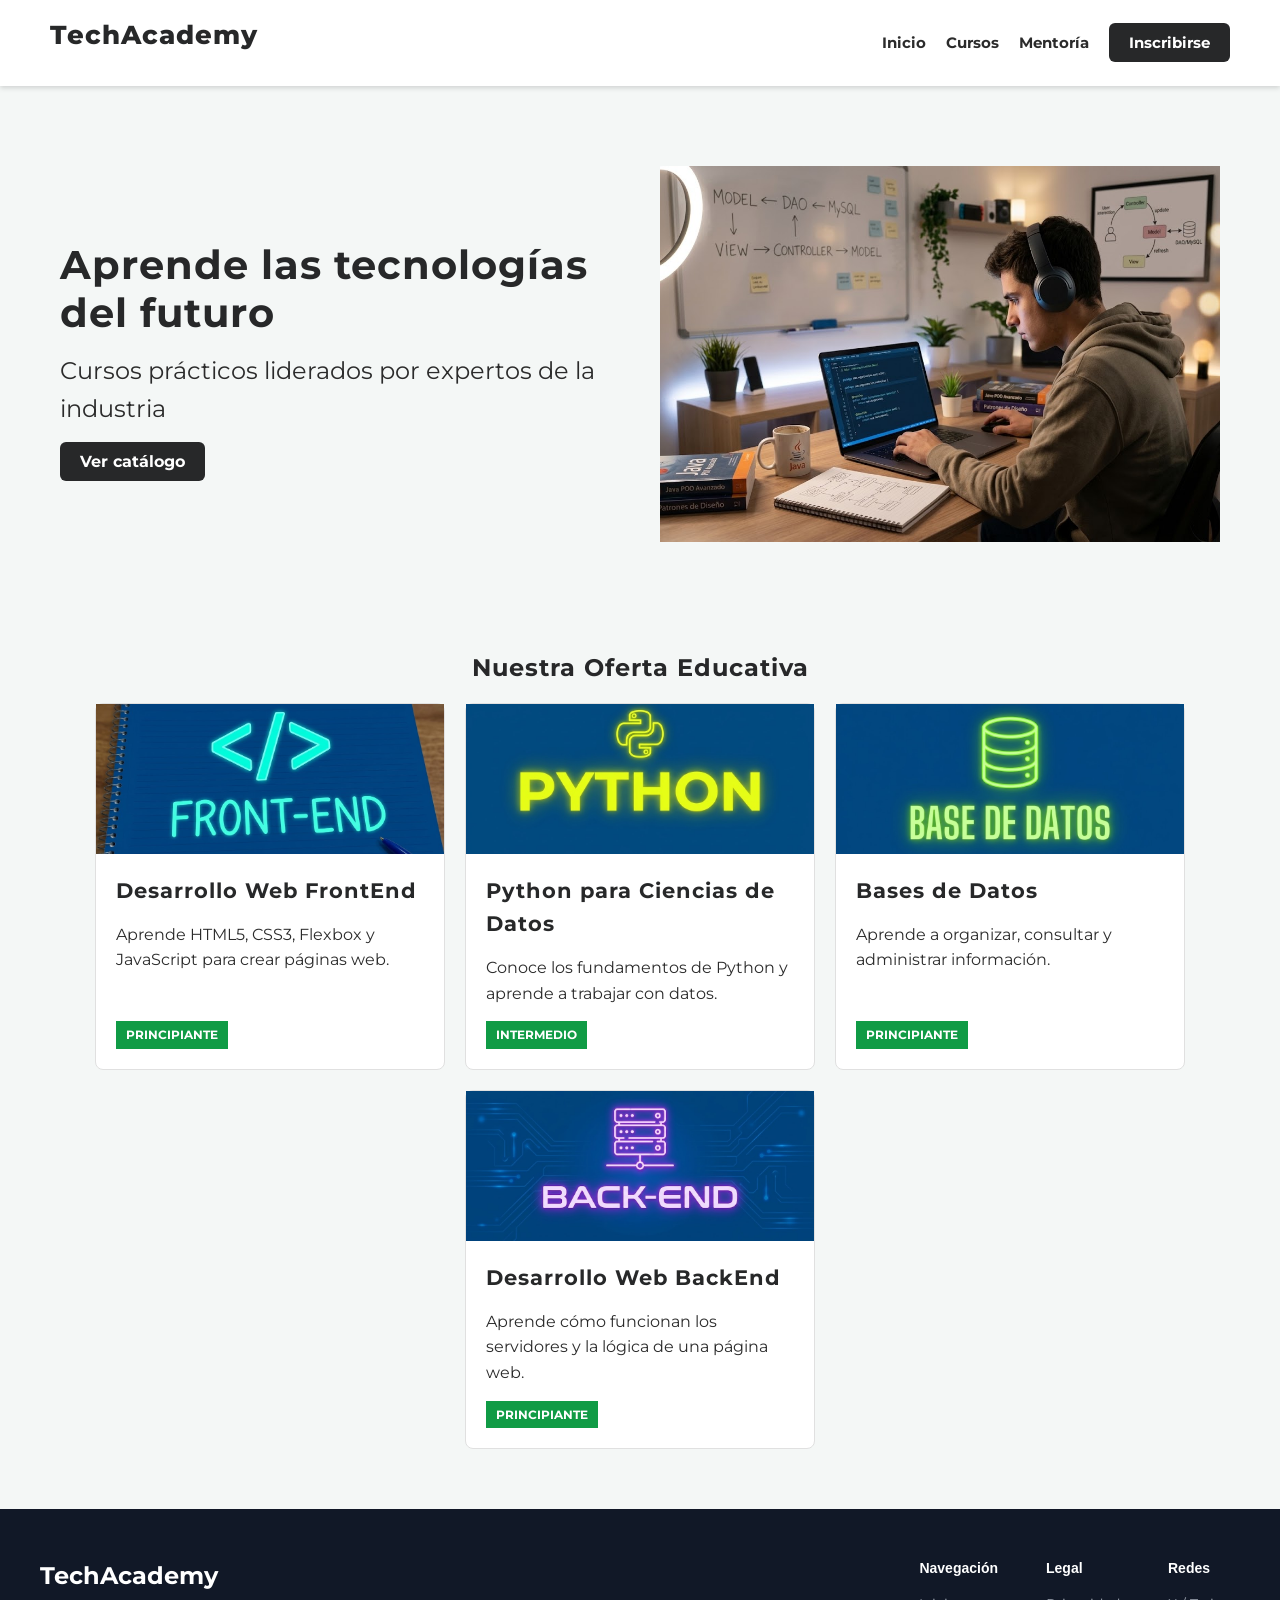
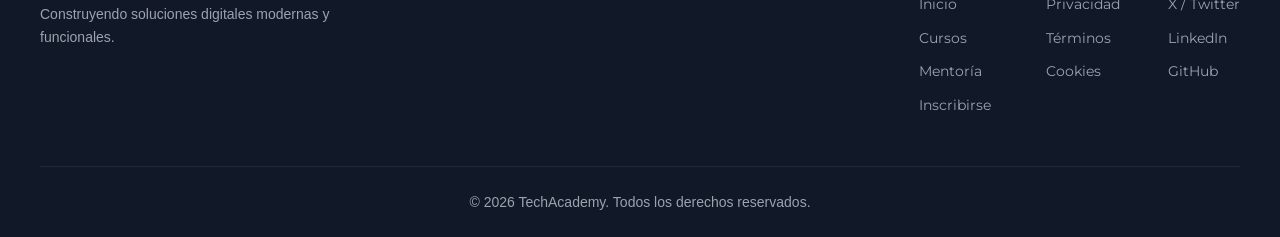
<file: index.html>
<!DOCTYPE html>
<html lang="es">
<head>
    <meta charset="UTF-8">
    <meta name="viewport" content="width=device-width, initial-scale=1.0">

    <link rel="stylesheet" href="./CSS/myStyle.css">

    <title>TechAcademy</title>

    <!-- Tipografia de Google -->
     <link rel="stylesheet" href="./fonts/fonts.css">
    <link rel="preconnect" href="https://fonts.googleapis.com">
    <link rel="preconnect" href="https://fonts.gstatic.com" crossorigin>
    <link href="https://fonts.googleapis.com/css2?family=Montserrat:ital,wght@0,100..900;1,100..900&display=swap" rel="stylesheet">

</head>
<body>

    <header>

        <div id="logo">
            <h1>TechAcademy</h1>
        </div>

        <nav class="navPrincipal">
            <ul>
                <li><a href="index.html">Inicio</a></li>
                <li><a href="cursos.html">Cursos</a></li>
                <li><a href="mentoria.html">Mentoría</a></li>
                <li><a href="inscripcion.html" id="btn_destacado">Inscribirse</a></li>
            </ul>
        </nav>

    </header>

    <!-- CONTENIDO PRINCIPAL -->

    <main class="contenido_principal">

        <section class="tec">

            <section class="tec_contenido">
                <h2>Aprende las tecnologías del futuro</h2>

                <p>Cursos prácticos liderados por expertos de la industria</p>

                <a href="cursos.html" id="btn_catalogo">Ver catálogo</a>
            </section>

            <section class="img">
                <img src="images/img1.jpg" alt="Tecnología y aprendizaje">
            </section>

        </section>

        <section id="catalogo">

            <h2>Nuestra Oferta Educativa</h2>

            <div class="grid_grautitos">

                <article class="tarjeta_curso">
                    <img src="images/img2.jpg" alt="Desarrollo Web FrontEnd">

                    <div class="info_curso">
                        <h3>Desarrollo Web FrontEnd</h3>
                        <p>Aprende HTML5, CSS3, Flexbox y JavaScript para crear páginas web.</p>
                        <span class="nivel">Principiante</span>
                    </div>
                </article>

                <article class="tarjeta_curso">
                    <img src="images/img3.jpg" alt="Python para Ciencias de Datos">

                    <div class="info_curso">
                        <h3>Python para Ciencias de Datos</h3>
                        <p>Conoce los fundamentos de Python y aprende a trabajar con datos.</p>
                        <span class="nivel">Intermedio</span>
                    </div>
                </article>

                <article class="tarjeta_curso">
                    <img src="images/img4.jpg" alt="Bases de datos">

                    <div class="info_curso">
                        <h3>Bases de Datos</h3>
                        <p>Aprende a organizar, consultar y administrar información.</p>
                        <span class="nivel">Principiante</span>
                    </div>
                </article>

                <article class="tarjeta_curso">
                    <img src="images/img5.jpg" alt="Desarrollo Web BackEnd">

                    <div class="info_curso">
                        <h3>Desarrollo Web BackEnd</h3>
                        <p>Aprende cómo funcionan los servidores y la lógica de una página web.</p>
                        <span class="nivel">Principiante</span>
                    </div>
                </article>

            </div>

        </section>

    </main>

    <!-- PIE DE PAGINA -->

    <footer class="footer">

        <div class="footer-container">

            <div class="footer-brand">
                <a href="index.html" class="footer-logo">TechAcademy</a>
                <p>Construyendo soluciones digitales modernas y funcionales.</p>
            </div>

            <div class="footer-links">

                <div class="footer-col">
                    <h4>Navegación</h4>
                    <ul>
                        <li><a href="index.html">Inicio</a></li>
                        <li><a href="cursos.html">Cursos</a></li>
                        <li><a href="mentoria.html">Mentoría</a></li>
                        <li><a href="inscripcion.html">Inscribirse</a></li>
                    </ul>
                </div>

                <div class="footer-col">
                    <h4>Legal</h4>
                    <ul>
                        <li><a href="#">Privacidad</a></li>
                        <li><a href="#">Términos</a></li>
                        <li><a href="#">Cookies</a></li>
                    </ul>
                </div>

                <div class="footer-col">
                    <h4>Redes</h4>
                    <ul>
                        <li><a href="#">X / Twitter</a></li>
                        <li><a href="#">LinkedIn</a></li>
                        <li><a href="#">GitHub</a></li>
                    </ul>
                </div>

            </div>

        </div>

        <div class="footer-bottom">
            <p>&copy; 2026 TechAcademy. Todos los derechos reservados.</p>
        </div>

    </footer>

</body>
</html>
</file>
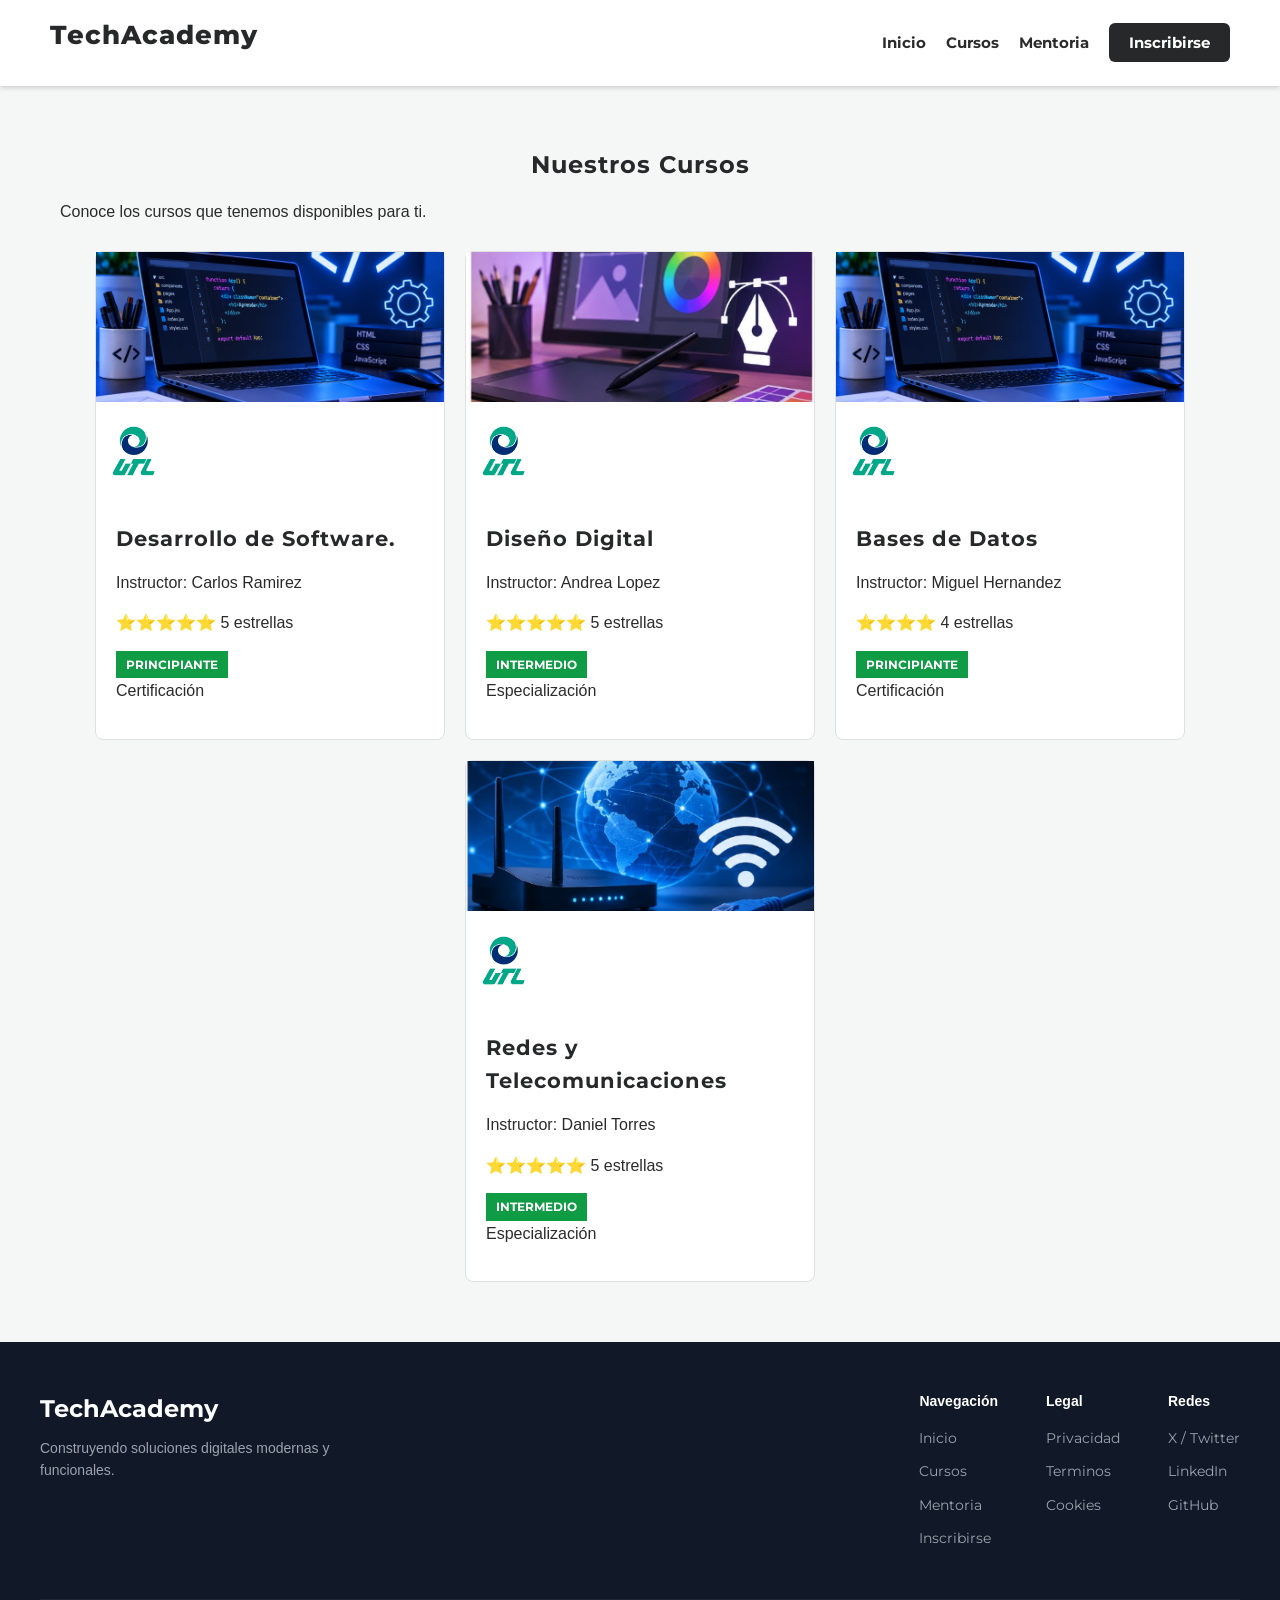
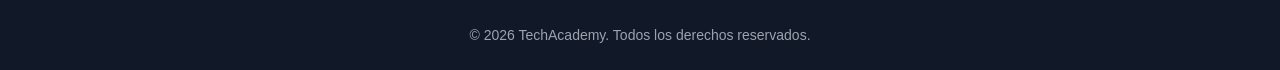
<file: cursos.html>
<!DOCTYPE html>
<html lang="es">
<head>
    <meta charset="UTF-8">
    <meta name="viewport" content="width=device-width, initial-scale=1.0">
    <link rel="stylesheet" href="./CSS/myStyle.css">

    <title>Cursos</title>

    <link rel="preconnect" href="https://fonts.googleapis.com">
    <link rel="preconnect" href="https://fonts.gstatic.com" crossorigin>
    <link href="https://fonts.googleapis.com/css2?family=Montserrat:wght@400;700&display=swap" rel="stylesheet">
</head>
<body>

    <header>
        <div id="logo">
            <h1>TechAcademy</h1>
        </div>

        <nav class="navPrincipal">
            <ul>
                <li><a href="index.html">Inicio</a></li>
                <li><a href="cursos.html">Cursos</a></li>
                <li><a href="mentoria.html">Mentoria</a></li>
                <li><a href="inscripcion.html" id="btn_destacado">Inscribirse</a></li>
            </ul>
        </nav>
    </header>

    <main class="contenido_principal">

        <section id="catalogo">
            <h2>Nuestros Cursos</h2>

            <p>Conoce los cursos que tenemos disponibles para ti.</p> <br>

            <div class="grid_grautitos">

             <div class="grid_grautitos">

    <article class="tarjeta_curso">
        <img src="images/base de datos.png" alt="Desarrollo Web">

        <div class="logo_institucion">
            <img src="images/logo_utl_2025.png" alt="Logo institución">
        </div>

        <div class="info_curso">
            <h3>Desarrollo de Software.</h3>
            <p>Instructor: Carlos Ramirez</p>
            <p>⭐⭐⭐⭐⭐ 5 estrellas</p>
            <span class="nivel">Principiante</span>
            <p>Certificación </p>
        </div>
    </article>


    <article class="tarjeta_curso">
        <img src="images/diseño digital.png" alt="Python">

        <div class="logo_institucion">
            <img src="images/logo_utl_2025.png" alt="Logo institución">
        </div>

        <div class="info_curso">
            <h3>Diseño Digital</h3>
            <p>Instructor: Andrea Lopez</p>
            <p>⭐⭐⭐⭐⭐ 5 estrellas</p>
            <span class="nivel">Intermedio</span>
            <p>Especialización</p>
        </div>
    </article>


    <article class="tarjeta_curso">
        <img src="images/base de datos.png" alt="Bases de datos">

        <div class="logo_institucion">
            <img src="images/logo_utl_2025.png" alt="Logo institución">
        </div>

        <div class="info_curso">
            <h3>Bases de Datos</h3>
            <p>Instructor: Miguel Hernandez</p>
            <p>⭐⭐⭐⭐ 4 estrellas</p>
            <span class="nivel">Principiante</span>
            <p>Certificación</p>
        </div>
    </article>


    <article class="tarjeta_curso">
        <img src="images/redes.png" alt="Desarrollo Backend">

        <div class="logo_institucion">
            <img src="images/logo_utl_2025.png" alt="Logo institución">
        </div>

        <div class="info_curso">
            <h3>Redes y Telecomunicaciones</h3>
            <p>Instructor: Daniel Torres</p>
            <p>⭐⭐⭐⭐⭐ 5 estrellas</p>
            <span class="nivel">Intermedio</span>
            <p>Especialización</p>
        </div>
    </article>

</div>
                </article>

            </div>
        </section>

    </main>

    <footer class="footer">
        <div class="footer-container">

            <div class="footer-brand">
                <a href="index.html" class="footer-logo">TechAcademy</a>
                <p>Construyendo soluciones digitales modernas y funcionales.</p>
            </div>

            <div class="footer-links">

                <div class="footer-col">
                    <h4>Navegación</h4>
                    <ul>
                        <li><a href="index.html">Inicio</a></li>
                        <li><a href="cursos.html">Cursos</a></li>
                        <li><a href="mentoria.html">Mentoria</a></li>
                        <li><a href="inscripcion.html">Inscribirse</a></li>
                    </ul>
                </div>

                <div class="footer-col">
                    <h4>Legal</h4>
                    <ul>
                        <li><a href="#">Privacidad</a></li>
                        <li><a href="#">Terminos</a></li>
                        <li><a href="#">Cookies</a></li>
                    </ul>
                </div>

                <div class="footer-col">
                    <h4>Redes</h4>
                    <ul>
                        <li><a href="#">X / Twitter</a></li>
                        <li><a href="#">LinkedIn</a></li>
                        <li><a href="#">GitHub</a></li>
                    </ul>
                </div>

            </div>
        </div>

        <div class="footer-bottom">
            <p>&copy; 2026 TechAcademy. Todos los derechos reservados.</p>
        </div>
    </footer>

</body>
</html>
</file>
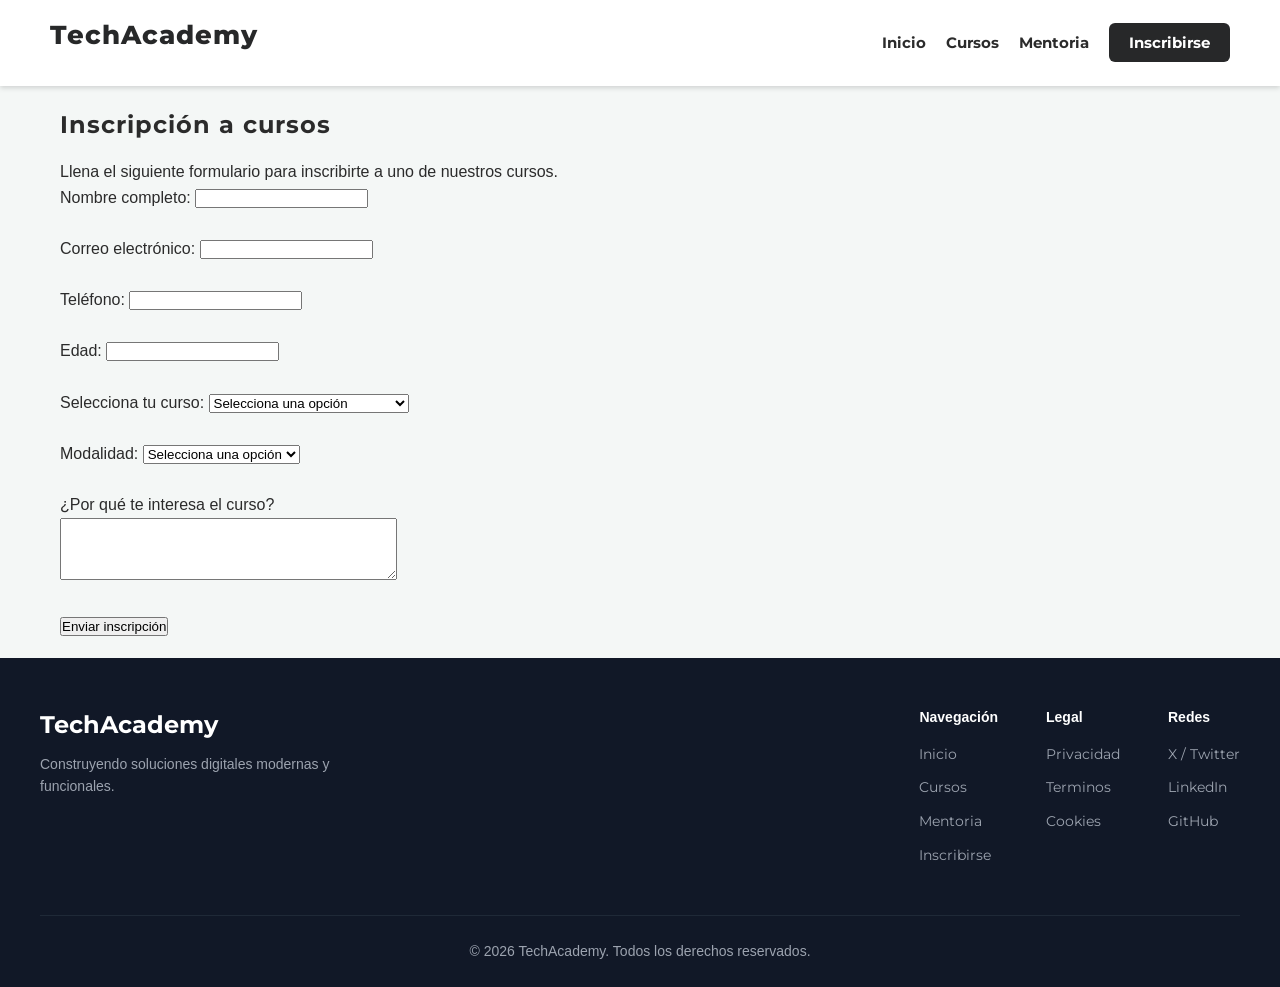
<file: inscripcion.html>
<!DOCTYPE html>
<html lang="es">
<head>
    <meta charset="UTF-8">
    <meta name="viewport" content="width=device-width, initial-scale=1.0">
    <link rel="stylesheet" href="./CSS/myStyle.css">

    <title>Inscripciones</title>

    <link rel="preconnect" href="https://fonts.googleapis.com">
    <link rel="preconnect" href="https://fonts.gstatic.com" crossorigin>
    <link href="https://fonts.googleapis.com/css2?family=Montserrat:wght@400;700&display=swap" rel="stylesheet">
</head>
<body>

    <header>
        <div id="logo">
            <h1>TechAcademy</h1>
        </div>

        <nav class="navPrincipal">
            <ul>
                <li><a href="index.html">Inicio</a></li>
                <li><a href="cursos.html">Cursos</a></li>
                <li><a href="mentoria.html">Mentoria</a></li>
                <li><a href="inscripcion.html" id="btn_destacado">Inscribirse</a></li>
            </ul>
        </nav>
    </header>

    <main class="contenido_principal">

        <section>
            <h2>Inscripción a cursos</h2>

            <p>
                Llena el siguiente formulario para inscribirte
                a uno de nuestros cursos.
            </p>

            <form action="inscripcion.html" method="GET">

                <label for="nombre">Nombre completo:</label>
                <input type="text" id="nombre" name="nombre"
                    required>

                <br><br>

                <label for="correo">Correo electrónico:</label>
                <input type="email" id="correo" name="correo"
                    required>

                <br><br>

                <label for="telefono">Teléfono:</label>
                <input type="tel" id="telefono" name="telefono"
                    required>

                <br><br>

                <label for="edad">Edad:</label>
                <input type="number" id="edad" name="edad"
                    required>

                <br><br>

                <label for="curso">Selecciona tu curso:</label>

                <select id="curso" name="curso" required>
                    <option value="">Selecciona una opción</option>
                    <option value="Frontend">Desarrollo Web FrontEnd</option>
                    <option value="Python">Python para Ciencia de Datos</option>
                    <option value="Bases de datos">Bases de Datos</option>
                    <option value="Backend">Desarrollo Web BackEnd</option>
                </select>

                <br><br>

                <label for="modalidad">Modalidad:</label>

                <select id="modalidad" name="modalidad" required>
                    <option value="">Selecciona una opción</option>
                    <option value="En linea">En línea</option>
                    <option value="Presencial">Presencial</option>
                </select>

                <br><br>

                <label for="comentario">¿Por qué te interesa el curso?</label>
                <br>
                <textarea id="comentario" name="comentario" rows="4" cols="40"></textarea>

                <br><br>

                <button type="submit">Enviar inscripción</button>

            </form>

        </section>

    </main>

    <footer class="footer">
        <div class="footer-container">

            <div class="footer-brand">
                <a href="index.html" class="footer-logo">TechAcademy</a>
                <p>Construyendo soluciones digitales modernas y funcionales.</p>
            </div>

            <div class="footer-links">

                <div class="footer-col">
                    <h4>Navegación</h4>
                    <ul>
                        <li><a href="index.html">Inicio</a></li>
                        <li><a href="cursos.html">Cursos</a></li>
                        <li><a href="mentoria.html">Mentoria</a></li>
                        <li><a href="inscripcion.html">Inscribirse</a></li>
                    </ul>
                </div>

                <div class="footer-col">
                    <h4>Legal</h4>
                    <ul>
                        <li><a href="#">Privacidad</a></li>
                        <li><a href="#">Terminos</a></li>
                        <li><a href="#">Cookies</a></li>
                    </ul>
                </div>

                <div class="footer-col">
                    <h4>Redes</h4>
                    <ul>
                        <li><a href="#">X / Twitter</a></li>
                        <li><a href="#">LinkedIn</a></li>
                        <li><a href="#">GitHub</a></li>
                    </ul>
                </div>

            </div>
        </div>

        <div class="footer-bottom">
            <p>&copy; 2026 TechAcademy. Todos los derechos reservados.</p>
        </div>
    </footer>

</body>
</html>
</file>
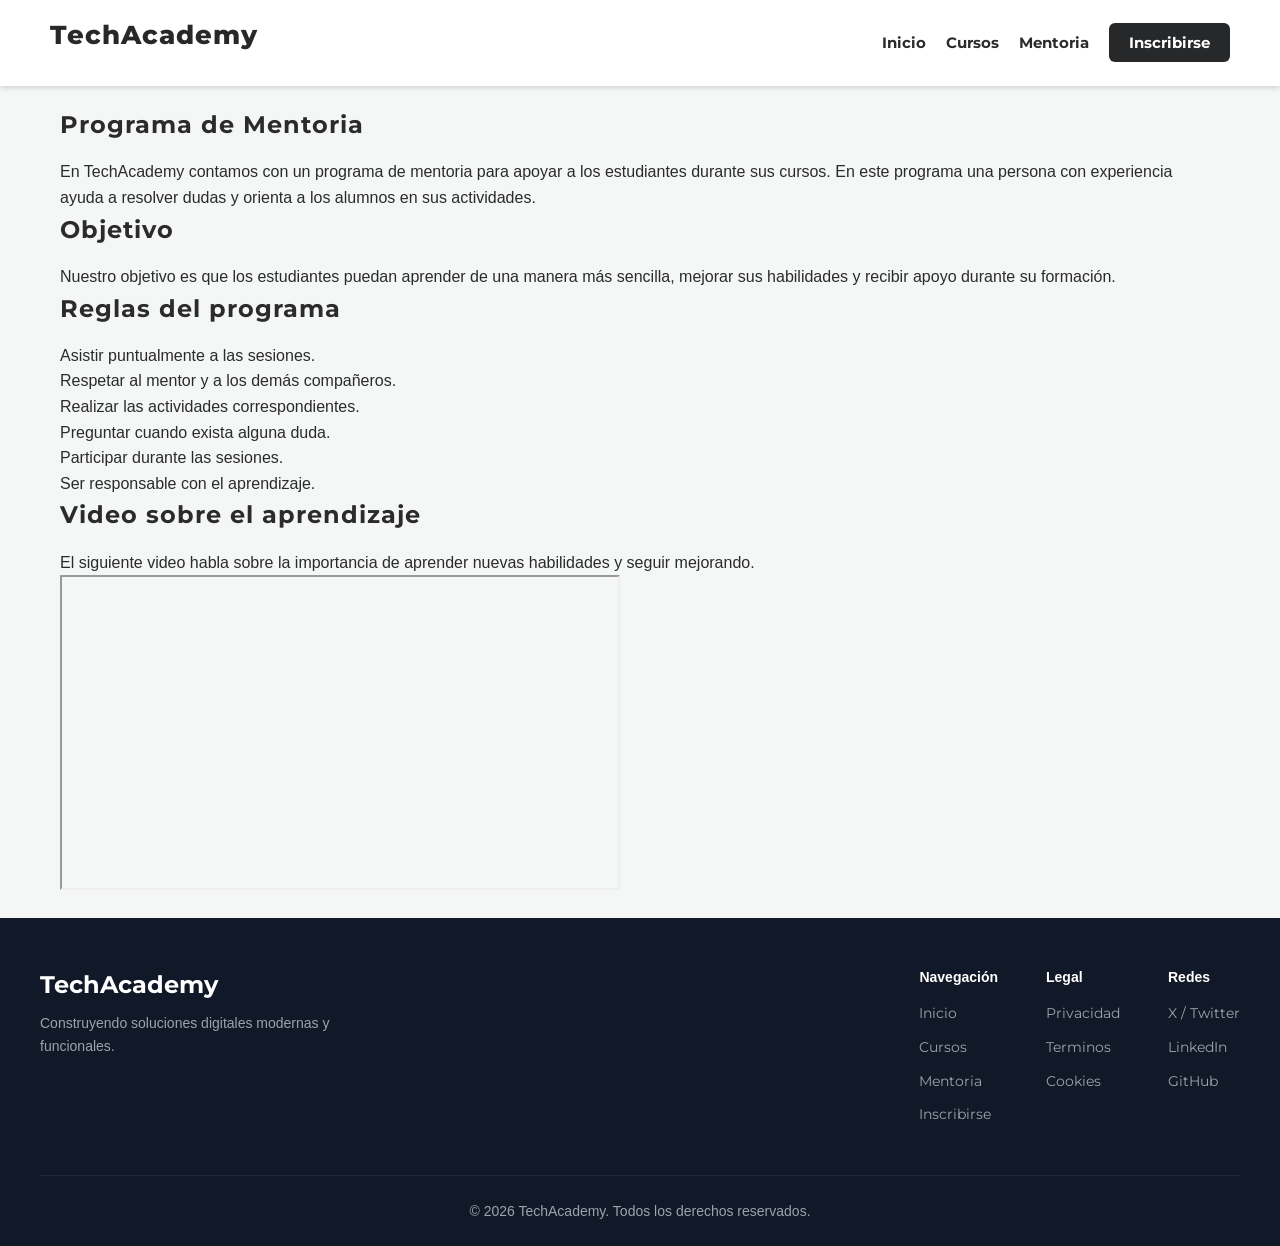
<file: mentoria.html>
<!DOCTYPE html>
<html lang="es">
<head>
    <meta charset="UTF-8">
    <meta name="viewport" content="width=device-width, initial-scale=1.0">
    <link rel="stylesheet" href="./CSS/myStyle.css">

    <title>Mentoria</title>

    <link rel="preconnect" href="https://fonts.googleapis.com">
    <link rel="preconnect" href="https://fonts.gstatic.com" crossorigin>
    <link href="https://fonts.googleapis.com/css2?family=Montserrat:wght@400;700&display=swap" rel="stylesheet">
</head>
<body>

    <header>
        <div id="logo">
            <h1>TechAcademy</h1>
        </div>

        <nav class="navPrincipal">
            <ul>
                <li><a href="index.html">Inicio</a></li>
                <li><a href="cursos.html">Cursos</a></li>
                <li><a href="mentoria.html">Mentoria</a></li>
                <li><a href="inscripcion.html" id="btn_destacado">Inscribirse</a></li>
            </ul>
        </nav>
    </header>

    <main class="contenido_principal">

        <section>
            <h2>Programa de Mentoria</h2>

            <p>
                En TechAcademy contamos con un programa de mentoria
                para apoyar a los estudiantes durante sus cursos.
                En este programa una persona con experiencia ayuda
                a resolver dudas y orienta a los alumnos en sus actividades.
            </p>

            <h2>Objetivo</h2>

            <p>
                Nuestro objetivo es que los estudiantes puedan aprender
                de una manera más sencilla, mejorar sus habilidades y
                recibir apoyo durante su formación.
            </p>

            <h2>Reglas del programa</h2>

            <ul>
                <li>Asistir puntualmente a las sesiones.</li>
                <li>Respetar al mentor y a los demás compañeros.</li>
                <li>Realizar las actividades correspondientes.</li>
                <li>Preguntar cuando exista alguna duda.</li>
                <li>Participar durante las sesiones.</li>
                <li>Ser responsable con el aprendizaje.</li>
            </ul>

            <h2>Video sobre el aprendizaje</h2>

            <p>
                El siguiente video habla sobre la importancia de aprender
                nuevas habilidades y seguir mejorando.
            </p>

            <iframe
                width="560"
                height="315"
                src="https://www.youtube.com/embed/5MgBikgcWnY"
                title="Video sobre aprendizaje"
                allowfullscreen>
            </iframe>

        </section>

    </main>

    <footer class="footer">
        <div class="footer-container">

            <div class="footer-brand">
                <a href="index.html" class="footer-logo">TechAcademy</a>
                <p>Construyendo soluciones digitales modernas y funcionales.</p>
            </div>

            <div class="footer-links">

                <div class="footer-col">
                    <h4>Navegación</h4>
                    <ul>
                        <li><a href="index.html">Inicio</a></li>
                        <li><a href="cursos.html">Cursos</a></li>
                        <li><a href="mentoria.html">Mentoria</a></li>
                        <li><a href="inscripcion.html">Inscribirse</a></li>
                    </ul>
                </div>

                <div class="footer-col">
                    <h4>Legal</h4>
                    <ul>
                        <li><a href="#">Privacidad</a></li>
                        <li><a href="#">Terminos</a></li>
                        <li><a href="#">Cookies</a></li>
                    </ul>
                </div>

                <div class="footer-col">
                    <h4>Redes</h4>
                    <ul>
                        <li><a href="#">X / Twitter</a></li>
                        <li><a href="#">LinkedIn</a></li>
                        <li><a href="#">GitHub</a></li>
                    </ul>
                </div>

            </div>
        </div>

        <div class="footer-bottom">
            <p>&copy; 2026 TechAcademy. Todos los derechos reservados.</p>
        </div>
    </footer>

</body>
</html>
</file>
<file: CSS/myStyle.css>
/* VARIABLES */
:root{
    --colorPrincipal: #272829;
    --colorSecundario: #109b45;
    --colorObscuro: #2b2b2b;
    --colorClaro: #fff;
    --colorFondo: #f4f7f6;
    --colorBorde: #e0e0e0;

    --fuenteTitulos: 'Montserrat';
    --fuenteCuerpo: 'OpenDescarga';
}

/* ESTILOS GENERALES */
*{
    box-sizing: border-box;
    margin: 0;
    padding: 0;
}

body{
    background-color: var(--colorFondo);
    color: var(--colorObscuro);
    line-height: 1.6;
    font-family: var(--fuenteCuerpo), Arial, sans-serif;
}

ul{
    text-decoration: none;
}

li{
    list-style: none;
}

a{
    text-decoration: none;
    font-family: var(--fuenteTitulos), sans-serif;
}

h1, h2, h3{
    font-family: var(--fuenteTitulos), sans-serif;
    font-weight: 700;
    letter-spacing: 1px;
    margin-bottom: 15px;
}

/* ENCABEZADO */
header{
    display: flex;
    background-color: var(--colorClaro);
    justify-content: space-between;
    align-items: center;
    box-shadow: 0 2px 5px rgb(0, 0, 0, 0.15);
    top: 0;
    position: sticky;
    z-index: 1000;
    padding: 15px 50px;
}

nav{
    display: flex;
}

nav ul{
    display: flex;
    gap: 20px;
    align-items: center;
}

nav a{
    font-size: 0.95rem;
    font-weight: bold;
    color: inherit;
}

nav a:hover{
    color: var(--colorSecundario);
}

#logo h1{
    color: var(--colorPrincipal);
    font-size: 1.6rem;
    font-weight: 800;
}

#btn_destacado, #btn_catalogo{
    padding: 10px 20px;
    border-radius: 6px;
    font-weight: 700;
    background-color: var(--colorPrincipal);
    color: var(--colorClaro);
}

#btn_destacado:hover{
    background-color: var(--colorClaro);
    color: var(--colorSecundario);
}

/* CONTENIDO PRINCIPAL */
.contenido_principal{
    max-width: 1200px;
    margin: 0 auto;
    padding: 20px;
}

.tec{
    display: flex;
    align-items: center;
    gap: 40px;
    padding: 60px 0;
    flex-wrap: wrap;
}

.tec_contenido, .img{
    flex: 1 1 300px;
}

.tec_contenido h2{
    font-size: 2.5rem;
    color: var(--colorPrincipal);
    line-height: 1.2;
}

.tec_contenido p{
    font-size: 1.5rem;
    margin-bottom: 20px;
}

.img img{
    width: 100%;
    height: auto;
}

#btn_catalogo:hover{
    background-color: var(--colorSecundario);
}

/* GRID DE CURSOS */
#catalogo{
    padding: 40px 0;
}

#catalogo h2{
    text-align: center;
    color: var(--colorPrincipal);
}

.grid_grautitos{
    display: flex;
    flex-wrap: wrap;
    gap: 20px;
    justify-content: center;
}

.tarjeta_curso{
    background-color: var(--colorClaro);
    border: 1px solid var(--colorBorde);
    border-radius: 8px;
    flex: 1 1 280px;
    max-width: 350px;
    display: flex;
    flex-direction: column;
}

.tarjeta_curso img{
    width: 100%;
    height: 150px;
    object-fit: cover;
}

.info_curso{
    padding: 20px;
    flex-grow: 1;
    display: flex;
    flex-direction: column;
}

.info_curso h3{
    font-size: 1.3rem;
    color: var(--colorPrincipal);
}

.info_curso p{
    margin-bottom: 15px;
    flex-grow: 1;
    color: var(--colorObscuro);
}

.nivel{
    background-color: var(--colorSecundario);
    color: var(--colorClaro);
    font-family: var(--fuenteTitulos), sans-serif;
    padding: 4px 10px;
    font-size: 0.75rem;
    font-weight: 700;
    text-transform: uppercase;
    align-self: flex-start;
}

/* CURSOS */
.estrellas{
    color: #d69b00;
}

.tipo_curso{
    margin-top: 10px;
    color: var(--colorSecundario);
}

/* MENTORIA */
.mentoria_contenido{
    background-color: var(--colorClaro);
    padding: 20px;
}

.mentoria_contenido h2{
    color: var(--colorPrincipal);
    margin-top: 20px;
}

.lista_mentoria{
    padding-left: 25px;
}

.lista_mentoria li{
    list-style: disc;
    margin-bottom: 10px;
}

iframe{
    max-width: 100%;
}

/* INSCRIPCIONES */
.formulario_contenedor{
    max-width: 600px;
    margin: 20px auto;
    background-color: var(--colorClaro);
    padding: 25px;
}

.formulario_contenedor form{
    display: flex;
    flex-direction: column;
    gap: 10px;
}

.formulario_contenedor label{
    font-weight: bold;
}

.formulario_contenedor input,
.formulario_contenedor select,
.formulario_contenedor textarea{
    padding: 10px;
    border: 1px solid var(--colorBorde);
    border-radius: 4px;
    font-family: var(--fuenteCuerpo), Arial, sans-serif;
}

.formulario_contenedor button{
    padding: 10px;
    background-color: var(--colorPrincipal);
    color: var(--colorClaro);
    border: none;
    cursor: pointer;
    font-weight: bold;
}

.formulario_contenedor button:hover{
    background-color: var(--colorSecundario);
}

/* PIE DE PAGINA */
.footer {
    background-color: #111827;
    color: #9ca3af;
    padding: 3rem 1.5rem 1.5rem;
    font-family: Arial, sans-serif;
}

.footer-container {
    max-width: 1200px;
    margin: 0 auto;
    display: flex;
    flex-wrap: wrap;
    justify-content: space-between;
    gap: 2rem;
}

.footer-brand {
    max-width: 300px;
}

.footer-logo {
    color: #ffffff;
    font-size: 1.5rem;
    font-weight: bold;
}

.footer-brand p {
    margin-top: 0.5rem;
    font-size: 0.875rem;
}

.footer-links {
    display: flex;
    gap: 3rem;
    flex-wrap: wrap;
}

.footer-col h4 {
    color: #ffffff;
    font-size: 0.875rem;
    margin-bottom: 0.75rem;
}

.footer-col li {
    margin-bottom: 0.5rem;
}

.footer-col a {
    color: #9ca3af;
    font-size: 0.875rem;
}

.footer-col a:hover {
    color: #ffffff;
}

.footer-bottom {
    max-width: 1200px;
    margin: 2.5rem auto 0;
    padding-top: 1.5rem;
    border-top: 1px solid #1f2937;
    text-align: center;
    font-size: 0.875rem;
}

/* PARA PANTALLAS PEQUEÑAS */
@media(max-width: 700px){

    header{
        flex-direction: column;
        gap: 15px;
        padding: 15px;
    }

    nav ul{
        flex-wrap: wrap;
        justify-content: center;
        gap: 12px;
    }

    .tec_contenido h2{
        font-size: 2rem;
    }

    .footer-links{
        gap: 20px;
    }

}

/* logo uni debajo de la imagen de curso */

.logo_institucion {
    width: 45px;
    height: 80px;
    margin: 10px 15px;
}

.logo_institucion img {
    width: 100%;
    height: 100%;
    object-fit: contain;
}
</file>
<file: fonts/fonts.css>
/* Fuentes de TechAcademy */
@import url('https://fonts.googleapis.com/css2?family=Montserrat:wght@400;700&display=swap');

body {
    font-family: 'Montserrat', sans-serif;
}
</file>
